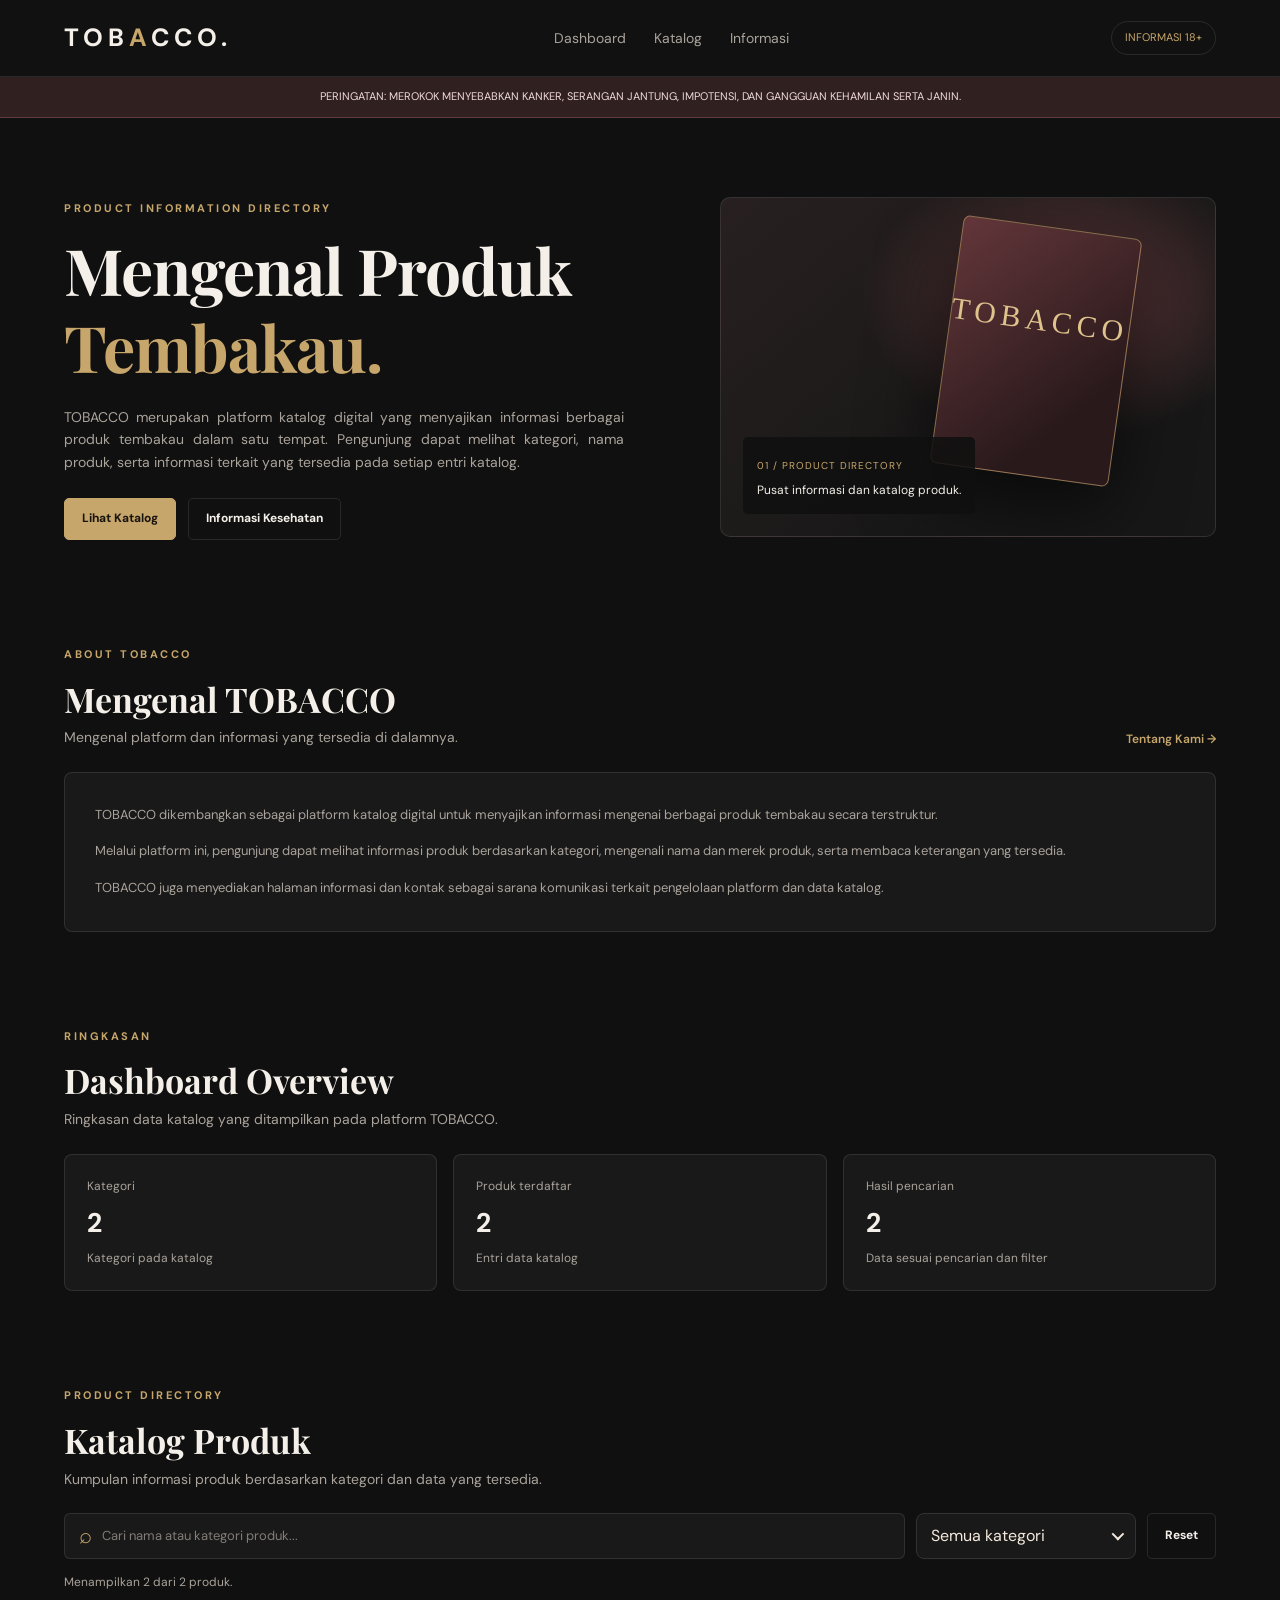
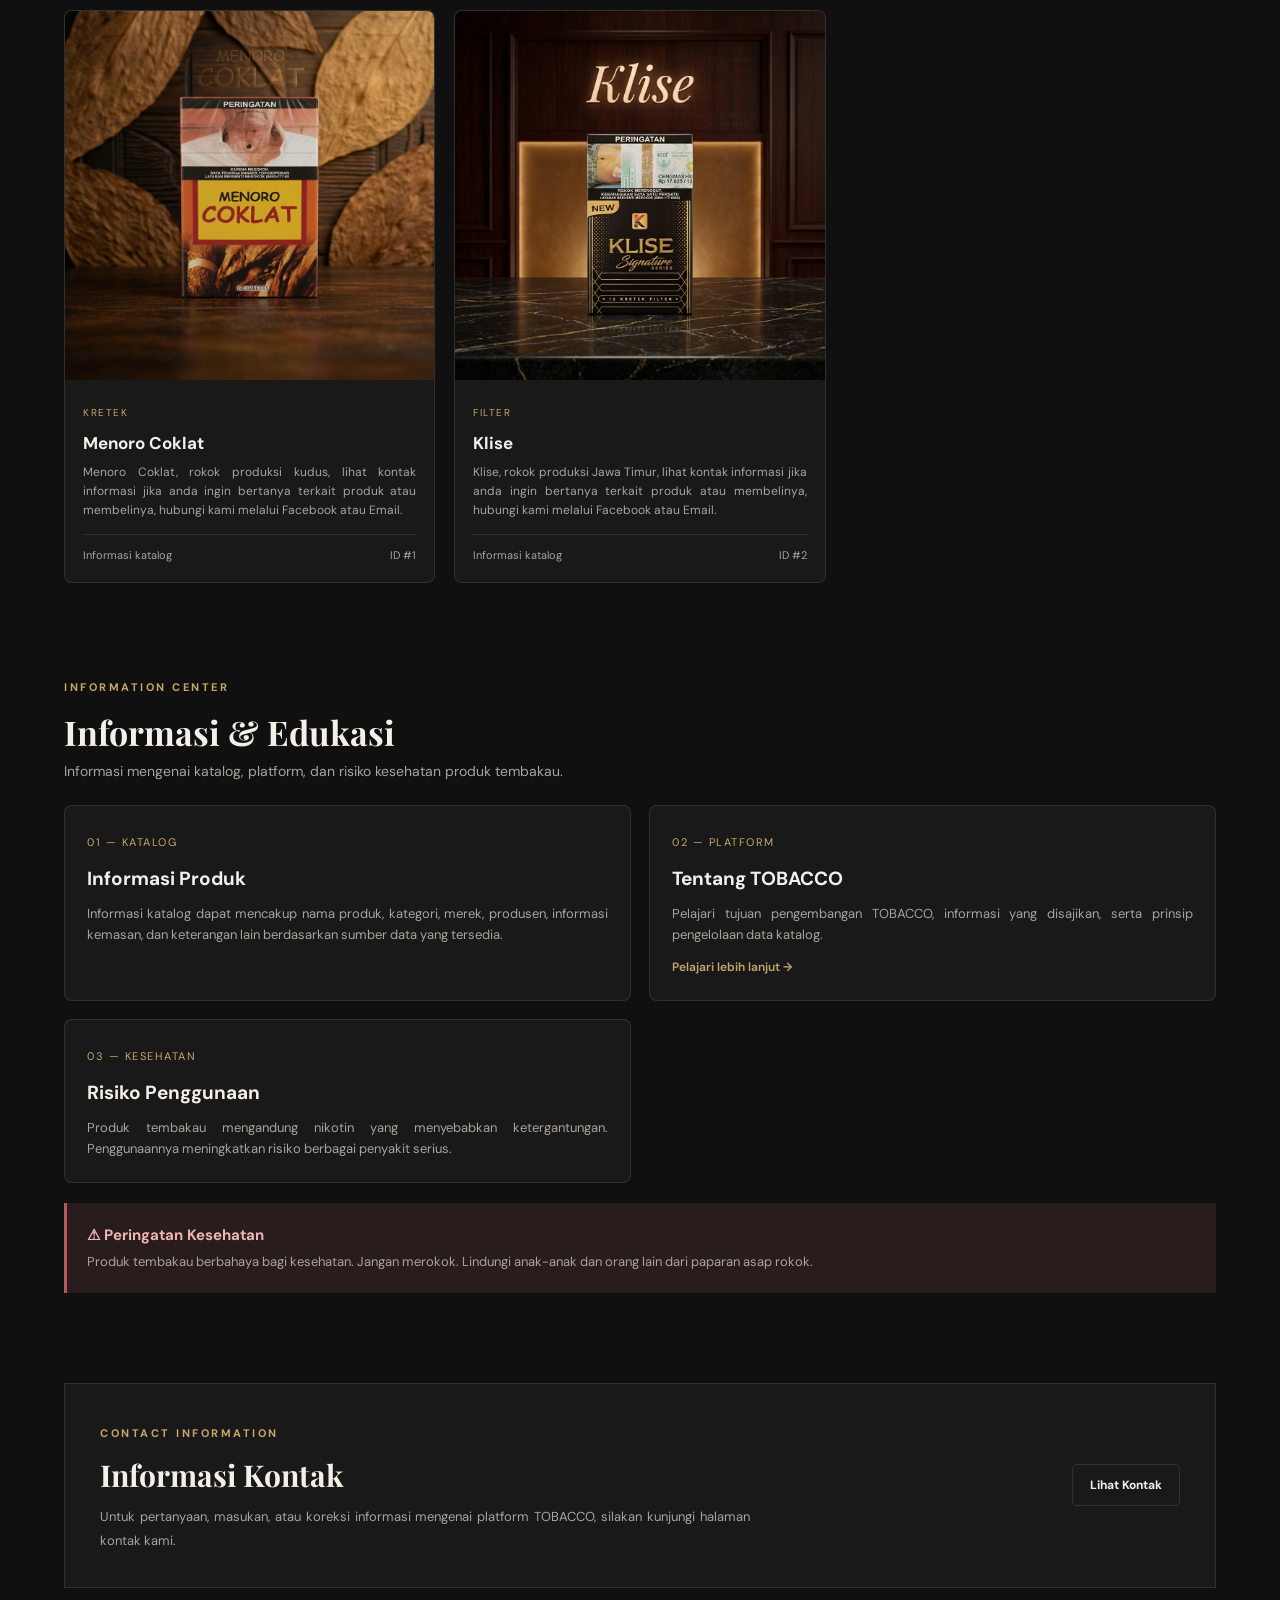
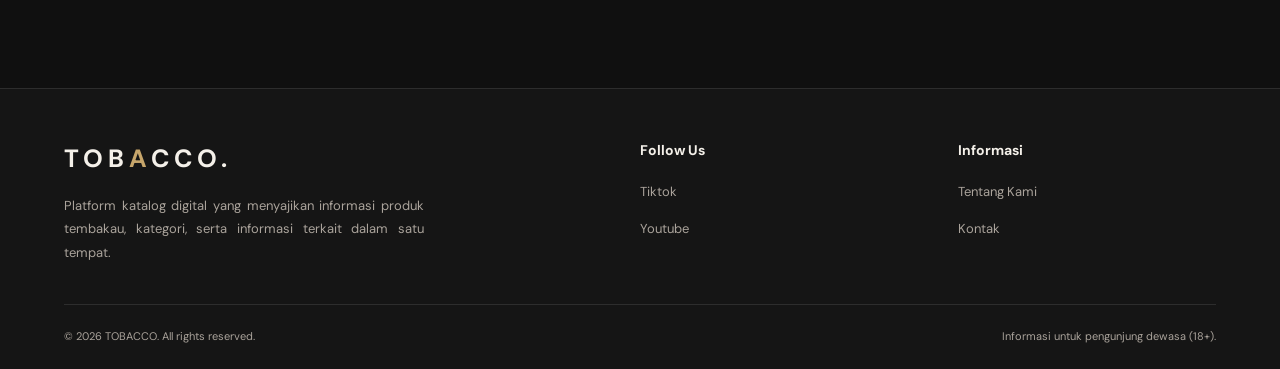
<file: index.html>
<!doctype html>
<html lang="id">
  <head>
    <meta charset="UTF-8" />
    <meta name="viewport" content="width=device-width, initial-scale=1.0" />
    <meta
      name="description"
      content="TOBACCO merupakan platform katalog digital yang menyajikan informasi produk tembakau dan informasi kesehatan."
    />
    <title>TOBACCO — Katalog Informasi</title>

    <link rel="preconnect" href="https://fonts.googleapis.com" />
    <link rel="preconnect" href="https://fonts.gstatic.com" crossorigin />
    <link
      href="https://fonts.googleapis.com/css2?family=DM+Sans:wght@400;500;600;700&family=Playfair+Display:wght@600;700&display=swap"
      rel="stylesheet"
    />

    <link rel="icon" type="image/png" href="/Favicon.png" />
    <link rel="stylesheet" href="css/index.css" />
    <script src="js/app.js" defer></script>

    <script type="application/ld+json">
      {
        "@context": "https://schema.org",
        "@type": "Organization",
        "name": "Indonesian Tobacco",
        "url": "https://indonesian-tobacco.vercel.app/",
        "logo": "https://domain-website-anda.vercel.app/favicon.png"
      }
    </script>
  </head>

  <body>
    <!-- HEADER -->
    <header class="site-header">
      <div class="container nav">
        <a class="brand" href="index.html">TOB<span>A</span>CCO.</a>

        <nav class="nav-links" id="mainNav" aria-label="Navigasi utama">
          <a href="#dashboard">Dashboard</a>
          <a href="#produk">Katalog</a>
          <a href="#informasi">Informasi</a>
        </nav>

        <span class="age-label">INFORMASI 18+</span>

        <button
          class="menu-toggle"
          id="menuToggle"
          type="button"
          aria-label="Buka menu navigasi"
          aria-expanded="false"
          aria-controls="mainNav"
        >
          <span></span>
          <span></span>
          <span></span>
        </button>
      </div>
    </header>

    <!-- HEALTH NOTICE -->
    <div class="health-strip">
      PERINGATAN: MEROKOK MENYEBABKAN KANKER, SERANGAN JANTUNG, IMPOTENSI, DAN
      GANGGUAN KEHAMILAN SERTA JANIN.
    </div>

    <main>
      <!-- HERO -->
      <section class="container hero" id="dashboard">
        <div class="hero-copy">
          <span class="eyebrow"> PRODUCT INFORMATION DIRECTORY </span>

          <h1>
            Mengenal Produk
            <span>Tembakau.</span>
          </h1>

          <p>
            TOBACCO merupakan platform katalog digital yang menyajikan informasi
            berbagai produk tembakau dalam satu tempat. Pengunjung dapat melihat
            kategori, nama produk, serta informasi terkait yang tersedia pada
            setiap entri katalog.
          </p>

          <div class="hero-actions">
            <a class="button button-primary" href="#produk"> Lihat Katalog </a>

            <a class="button button-outline" href="#informasi">
              Informasi Kesehatan
            </a>
          </div>
        </div>

        <div class="hero-panel" aria-label="Panel informasi katalog">
          <div class="hero-caption">
            <span>01 / PRODUCT DIRECTORY</span>

            <p>Pusat informasi dan katalog produk.</p>
          </div>
        </div>
      </section>

      <!-- PLATFORM INTRODUCTION -->
      <section class="container section" id="tentang">
        <div class="section-heading">
          <div>
            <span class="eyebrow">ABOUT TOBACCO</span>

            <h2>Mengenal TOBACCO</h2>

            <p>Mengenal platform dan informasi yang tersedia di dalamnya.</p>
          </div>

          <a href="about.html" class="text-link"> Tentang Kami → </a>
        </div>

        <div class="info-card">
          <p>
            TOBACCO dikembangkan sebagai platform katalog digital untuk
            menyajikan informasi mengenai berbagai produk tembakau secara
            terstruktur.
          </p>

          <p>
            Melalui platform ini, pengunjung dapat melihat informasi produk
            berdasarkan kategori, mengenali nama dan merek produk, serta membaca
            keterangan yang tersedia.
          </p>

          <p>
            TOBACCO juga menyediakan halaman informasi dan kontak sebagai sarana
            komunikasi terkait pengelolaan platform dan data katalog.
          </p>
        </div>
      </section>

      <!-- DASHBOARD OVERVIEW -->
      <section class="container section" aria-labelledby="overview-title">
        <div class="section-heading">
          <div>
            <span class="eyebrow">RINGKASAN</span>

            <h2 id="overview-title">Dashboard Overview</h2>

            <p>
              Ringkasan data katalog yang ditampilkan pada platform TOBACCO.
            </p>
          </div>
        </div>

        <div class="stats-grid">
          <article class="stat-card">
            <span>Kategori</span>
            <strong id="categoryCount">0</strong>
            <small>Kategori pada katalog</small>
          </article>

          <article class="stat-card">
            <span>Produk terdaftar</span>
            <strong id="productCount">0</strong>
            <small>Entri data katalog</small>
          </article>

          <article class="stat-card">
            <span>Hasil pencarian</span>
            <strong id="resultCount">0</strong>
            <small>Data sesuai pencarian dan filter</small>
          </article>
        </div>
      </section>

      <!-- PRODUCT CATALOG -->
      <section class="container section" id="produk">
        <div class="section-heading">
          <div>
            <span class="eyebrow">PRODUCT DIRECTORY</span>

            <h2>Katalog Produk</h2>

            <p>
              Kumpulan informasi produk berdasarkan kategori dan data yang
              tersedia.
            </p>
          </div>
        </div>

        <div class="catalog-tools">
          <label class="search-box">
            <span class="sr-only"> Cari produk </span>

            <span class="search-icon" aria-hidden="true"> ⌕ </span>

            <input
              id="searchInput"
              type="search"
              placeholder="Cari nama atau kategori produk..."
              autocomplete="off"
            />
          </label>

          <!-- CATEGORY FILTER -->
          <div class="category-picker" id="categoryPicker">
            <span class="sr-only" id="categoryFilterLabel">
              Filter kategori
            </span>

            <!--
                        Select asli dipertahankan agar tetap
                        kompatibel dengan js/app.js.
                    -->
            <select
              id="categoryFilter"
              class="category-native-select"
              aria-hidden="true"
              tabindex="-1"
            >
              <option value="all">Semua kategori</option>
              <option value="Kretek">Kretek</option>
              <option value="Filter">Filter</option>
              <!-- <option value="Linting">Linting</option> -->
            </select>

            <!-- Tombol dropdown -->
            <button
              class="category-toggle"
              id="categoryToggle"
              type="button"
              aria-labelledby="categoryFilterLabel categorySelectedText"
              aria-haspopup="listbox"
              aria-expanded="false"
            >
              <span id="categorySelectedText"> Semua kategori </span>

              <span class="category-chevron" aria-hidden="true"></span>
            </button>

            <!-- Pilihan kategori -->
            <div
              class="category-menu"
              id="categoryMenu"
              role="listbox"
              aria-label="Pilih kategori"
              hidden
            >
              <button
                class="category-option is-selected"
                type="button"
                role="option"
                aria-selected="true"
                data-value="all"
              >
                Semua kategori
              </button>

              <button
                class="category-option"
                type="button"
                role="option"
                aria-selected="false"
                data-value="Kretek"
              >
                Kretek
              </button>

              <button
                class="category-option"
                type="button"
                role="option"
                aria-selected="false"
                data-value="Filter"
              >
                Filter
              </button>

              <!-- <button
                            class="category-option"
                            type="button"
                            role="option"
                            aria-selected="false"
                            data-value="Linting"
                        >
                            Linting
                        </button> -->
            </div>
          </div>

          <!-- RESET FILTER -->
          <button
            class="button button-outline reset-button"
            id="resetFilters"
            type="button"
          >
            Reset
          </button>
        </div>

        <p class="result-summary" id="resultSummary" aria-live="polite"></p>

        <div class="product-grid" id="productGrid">
          <!-- Kartu produk dibuat oleh js/app.js -->
        </div>

        <div class="empty-state" id="emptyState" hidden>
          <h3>Produk tidak ditemukan</h3>

          <p>Coba gunakan kata kunci atau kategori yang berbeda.</p>
        </div>
      </section>

      <!-- INFORMATION CENTER -->
      <section class="container section" id="informasi">
        <div class="section-heading">
          <div>
            <span class="eyebrow">INFORMATION CENTER</span>

            <h2>Informasi & Edukasi</h2>

            <p>
              Informasi mengenai katalog, platform, dan risiko kesehatan produk
              tembakau.
            </p>
          </div>
        </div>

        <div class="info-grid">
          <article class="info-card">
            <span class="info-number"> 01 — KATALOG </span>

            <h3>Informasi Produk</h3>

            <p>
              Informasi katalog dapat mencakup nama produk, kategori, merek,
              produsen, informasi kemasan, dan keterangan lain berdasarkan
              sumber data yang tersedia.
            </p>
          </article>

          <article class="info-card">
            <span class="info-number"> 02 — PLATFORM </span>

            <h3>Tentang TOBACCO</h3>

            <p>
              Pelajari tujuan pengembangan TOBACCO, informasi yang disajikan,
              serta prinsip pengelolaan data katalog.
            </p>

            <a href="about.html" class="text-link"> Pelajari lebih lanjut → </a>
          </article>

          <article class="info-card">
            <span class="info-number"> 03 — KESEHATAN </span>

            <h3>Risiko Penggunaan</h3>

            <p>
              Produk tembakau mengandung nikotin yang menyebabkan
              ketergantungan. Penggunaannya meningkatkan risiko berbagai
              penyakit serius.
            </p>
          </article>
        </div>

        <!-- HEALTH WARNING -->
        <aside class="health-warning">
          <h3>⚠ Peringatan Kesehatan</h3>

          <p>
            Produk tembakau berbahaya bagi kesehatan. Jangan merokok. Lindungi
            anak-anak dan orang lain dari paparan asap rokok.
          </p>
        </aside>
      </section>

      <!-- CONTACT INFORMATION -->
      <section class="container section">
        <div class="contact-preview">
          <div>
            <span class="eyebrow"> CONTACT INFORMATION </span>

            <h2>Informasi Kontak</h2>

            <p>
              Untuk pertanyaan, masukan, atau koreksi informasi mengenai
              platform TOBACCO, silakan kunjungi halaman kontak kami.
            </p>
          </div>

          <a href="contact.html" class="button button-outline">
            Lihat Kontak
          </a>
        </div>
      </section>
    </main>

    <!-- FOOTER -->
    <footer class="site-footer">
      <div class="container">
        <div class="footer-content">
          <!-- BRAND -->
          <div class="footer-brand">
            <a href="index.html" class="brand"> TOB<span>A</span>CCO. </a>

            <p>
              Platform katalog digital yang menyajikan informasi produk
              tembakau, kategori, serta informasi terkait dalam satu tempat.
            </p>
          </div>

          <!-- CONTACT -->
          <div class="footer-column">
            <h3>Follow Us</h3>

            <ul>
              <li>
                <a
                  href="https://www.tiktok.com/"
                  target="_blank"
                  rel="noopener noreferrer"
                >
                  Tiktok
                </a>
              </li>

              <li>
                <a
                  href="https://youtube.com/"
                  target="_blank"
                  rel="noopener noreferrer"
                >
                  Youtube
                </a>
              </li>
            </ul>
          </div>

          <!-- INFORMATION -->
          <div class="footer-column">
            <h3>Informasi</h3>

            <ul>
              <li>
                <a href="about.html"> Tentang Kami </a>
              </li>

              <li>
                <a href="contact.html"> Kontak </a>
              </li>
            </ul>
          </div>
        </div>

        <div class="footer-bottom">
          <p>© 2026 TOBACCO. All rights reserved.</p>

          <p>Informasi untuk pengunjung dewasa (18+).</p>
        </div>
      </div>
    </footer>

    <script>
      /* =====================================
       1. CATEGORY DROPDOWN
    ===================================== */
      (() => {
        const picker = document.getElementById("categoryPicker");
        const toggle = document.getElementById("categoryToggle");
        const menu = document.getElementById("categoryMenu");
        const nativeSelect = document.getElementById("categoryFilter");
        const selectedText = document.getElementById("categorySelectedText");
        if (!picker || !toggle || !menu || !nativeSelect || !selectedText)
          return;
        const options = Array.from(menu.querySelectorAll(".category-option"));

        function closeMenu() {
          menu.hidden = true;
          toggle.setAttribute("aria-expanded", "false");
        }
        function openMenu() {
          menu.hidden = false;
          toggle.setAttribute("aria-expanded", "true");
        }
        function syncSelection() {
          const selected = nativeSelect.options[nativeSelect.selectedIndex];
          selectedText.textContent = selected
            ? selected.textContent.trim()
            : "Semua kategori";
          options.forEach((option) => {
            const active = option.dataset.value === nativeSelect.value;
            option.classList.toggle("is-selected", active);
            option.setAttribute("aria-selected", String(active));
          });
        }
        toggle.addEventListener("click", () =>
          menu.hidden ? openMenu() : closeMenu(),
        );
        options.forEach((option) =>
          option.addEventListener("click", () => {
            nativeSelect.value = option.dataset.value;
            nativeSelect.dispatchEvent(new Event("change", { bubbles: true }));
            syncSelection();
            closeMenu();
            toggle.focus();
          }),
        );
        document.addEventListener("click", (event) => {
          if (!picker.contains(event.target)) closeMenu();
        });
        document.addEventListener("keydown", (event) => {
          if (event.key === "Escape" && !menu.hidden) {
            closeMenu();
            toggle.focus();
          }
        });
        nativeSelect.addEventListener("change", syncSelection);
        syncSelection();

        /* =====================================
       2. MOBILE HAMBURGER NAVIGATION
    ===================================== */

        const menuToggle = document.getElementById("menuToggle");
        const mainNav = document.getElementById("mainNav");

        if (menuToggle && mainNav) {
          function closeNavMenu() {
            menuToggle.classList.remove("active");
            mainNav.classList.remove("active");

            menuToggle.setAttribute("aria-expanded", "false");
            menuToggle.setAttribute("aria-label", "Buka menu navigasi");
          }

          function openNavMenu() {
            menuToggle.classList.add("active");
            mainNav.classList.add("active");

            menuToggle.setAttribute("aria-expanded", "true");
            menuToggle.setAttribute("aria-label", "Tutup menu navigasi");
          }

          menuToggle.addEventListener("click", () => {
            const isOpen = menuToggle.classList.contains("active");

            if (isOpen) {
              closeNavMenu();
            } else {
              openNavMenu();
            }
          });

          // Tutup menu ketika mengeklik area di luar navigasi
          document.addEventListener("click", (event) => {
            if (
              !menuToggle.contains(event.target) &&
              !mainNav.contains(event.target)
            ) {
              closeNavMenu();
            }
          });

          // Tutup menu menggunakan tombol Escape
          document.addEventListener("keydown", (event) => {
            if (event.key === "Escape") {
              closeNavMenu();
            }
          });

          // Tutup menu setelah memilih navigasi
          mainNav.querySelectorAll("a").forEach((link) => {
            link.addEventListener("click", closeNavMenu);
          });

          // Reset kondisi menu ketika kembali ke desktop
          window.addEventListener("resize", () => {
            if (window.innerWidth > 560) {
              closeNavMenu();
            }
          });
        }
      })();
    </script>
  </body>
</html>
</file>
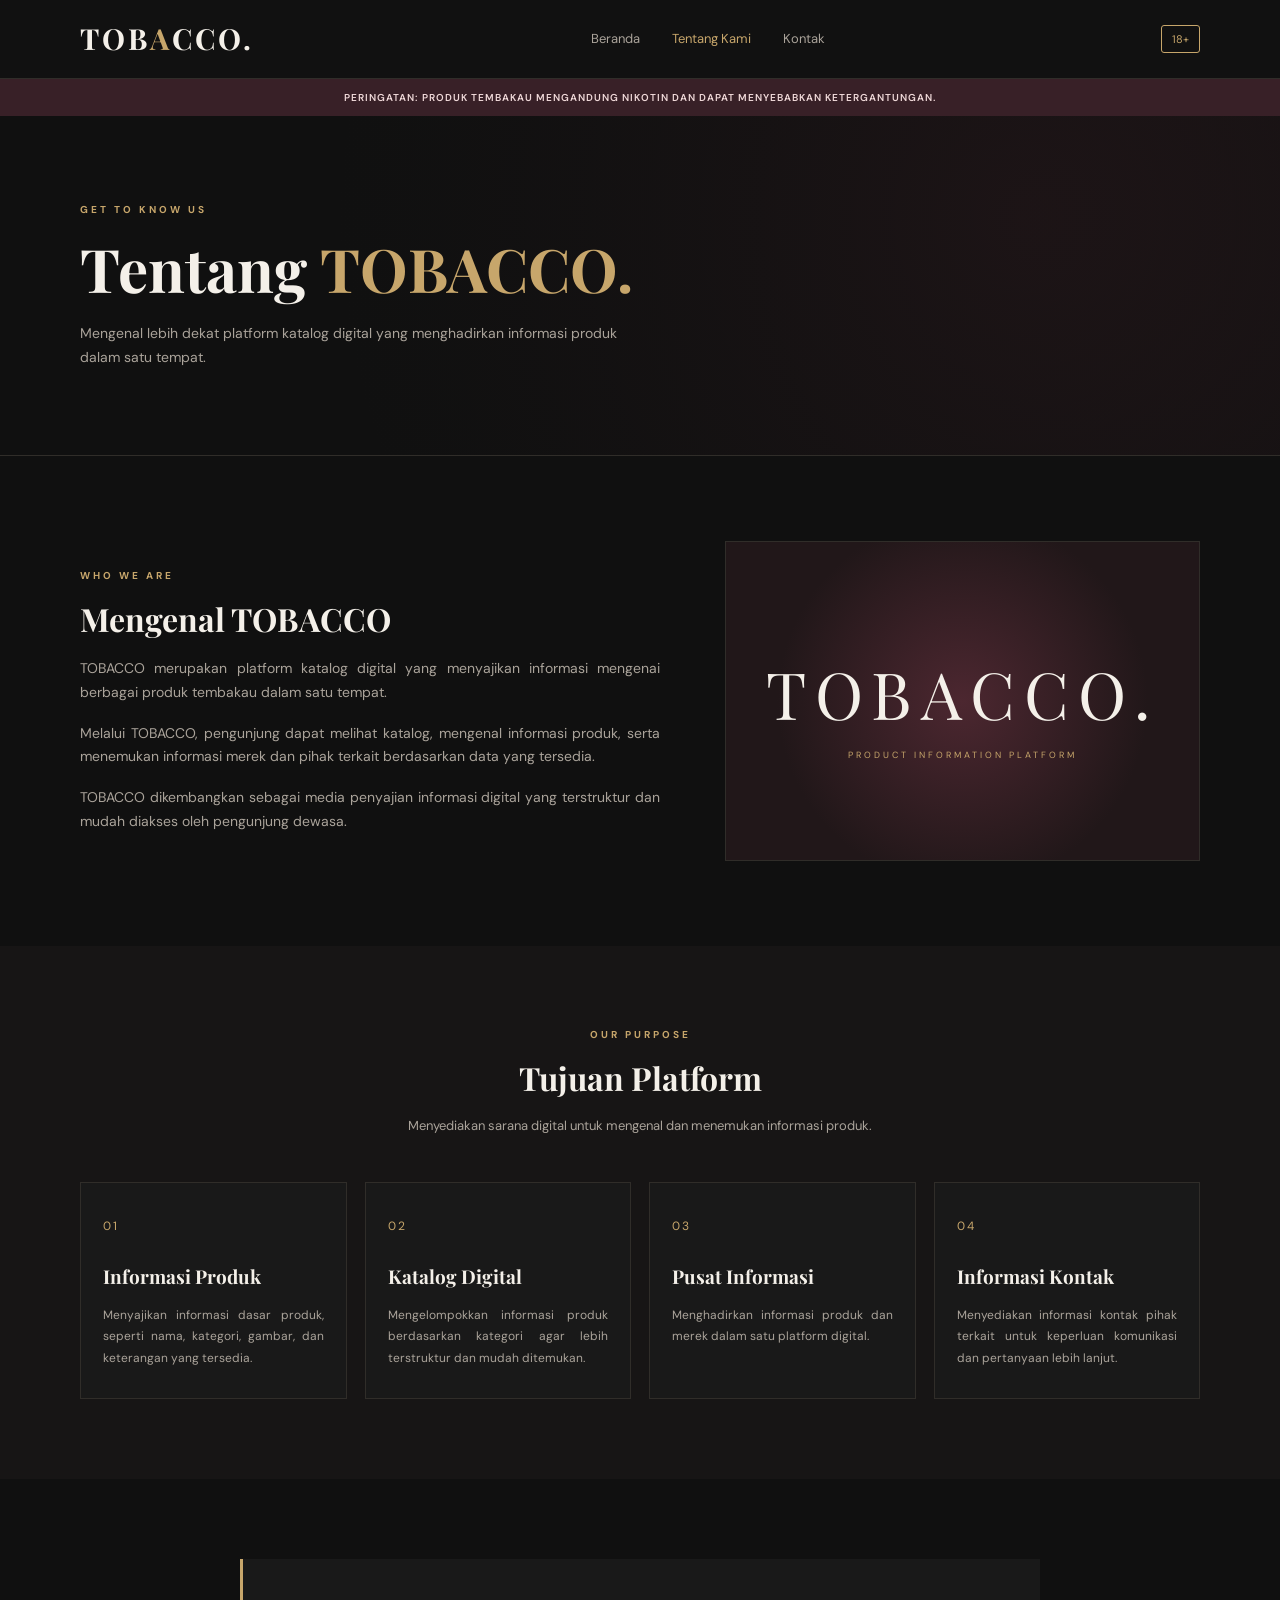
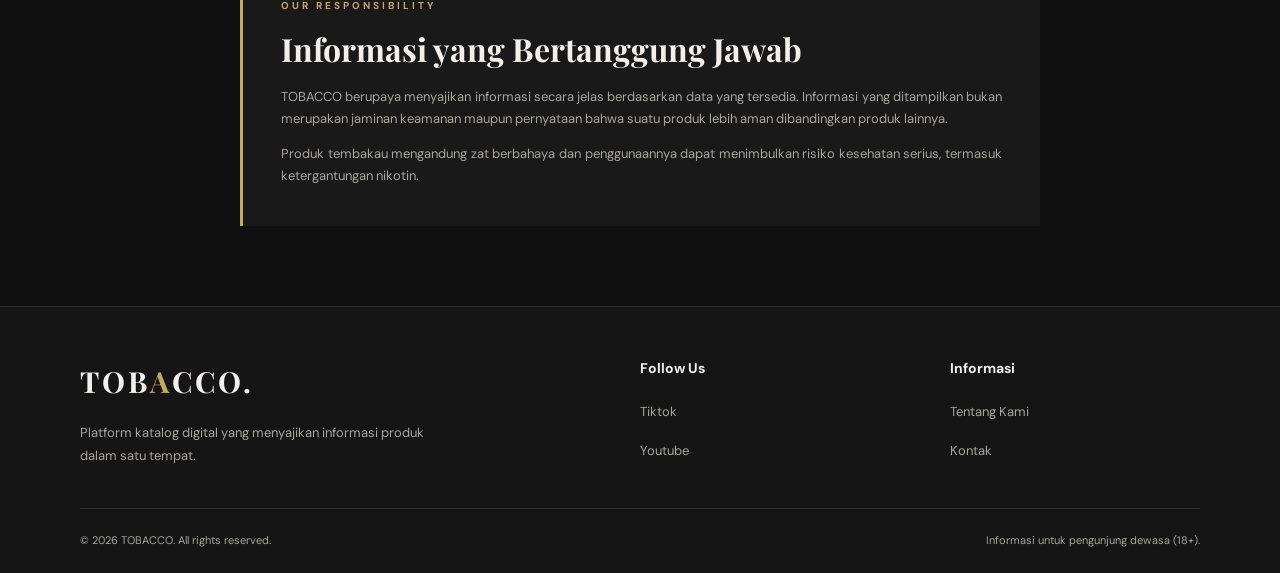
<file: about.html>
<!doctype html>
<html lang="id">
  <head>
    <meta charset="UTF-8" />
    <meta name="viewport" content="width=device-width, initial-scale=1.0" />
    <meta
      name="description"
      content="Mengenal NOIR, platform katalog digital yang menyajikan informasi produk tembakau."
    />
    <title>Tentang Kami | TOBACCO</title>
    <link rel="stylesheet" href="css/pages.css" />
  </head>
  <body>
    <!-- HEADER -->
    <header class="site-header">
      <div class="container header-content">
        <!-- BRAND -->
        <a href="index.html" class="brand"> TOB<span>A</span>CCO. </a>

        <!-- NAVIGATION -->
        <nav class="main-nav" id="mainNav">
          <a href="index.html">Beranda</a>
          <a href="about.html" class="active">Tentang Kami</a>
          <a href="contact.html">Kontak</a>
        </nav>

        <!-- AGE LABEL -->
        <span class="age-label">18+</span>

        <!-- MOBILE MENU BUTTON -->
        <button
          class="menu-toggle"
          id="menuToggle"
          type="button"
          aria-label="Buka menu navigasi"
          aria-expanded="false"
          aria-controls="mainNav"
        >
          <span></span>
          <span></span>
          <span></span>
        </button>
      </div>
    </header>

    <main>
      <section class="health-notice">
        <div class="container">
          <p>
            PERINGATAN: PRODUK TEMBAKAU MENGANDUNG NIKOTIN DAN DAPAT MENYEBABKAN
            KETERGANTUNGAN.
          </p>
        </div>
      </section>

      <section class="page-hero">
        <div class="container">
          <span class="eyebrow">GET TO KNOW US</span>
          <h1>Tentang <span>TOBACCO.</span></h1>
          <p>
            Mengenal lebih dekat platform katalog digital yang menghadirkan
            informasi produk dalam satu tempat.
          </p>
        </div>
      </section>

      <section class="about-section container">
        <div class="about-intro">
          <div class="section-heading">
            <span class="eyebrow">WHO WE ARE</span>
            <h2>Mengenal TOBACCO</h2>
          </div>

          <p>
            TOBACCO merupakan platform katalog digital yang menyajikan informasi
            mengenai berbagai produk tembakau dalam satu tempat.
          </p>

          <p>
            Melalui TOBACCO, pengunjung dapat melihat katalog, mengenal
            informasi produk, serta menemukan informasi merek dan pihak terkait
            berdasarkan data yang tersedia.
          </p>

          <p>
            TOBACCO dikembangkan sebagai media penyajian informasi digital yang
            terstruktur dan mudah diakses oleh pengunjung dewasa.
          </p>
        </div>

        <div class="about-image">
          <div class="image-placeholder">
            <span>TOBACCO.</span>
            <small>PRODUCT INFORMATION PLATFORM</small>
          </div>
        </div>
      </section>

      <section class="purpose-section">
        <div class="container">
          <div class="section-heading center">
            <span class="eyebrow">OUR PURPOSE</span>
            <h2>Tujuan Platform</h2>
            <p>
              Menyediakan sarana digital untuk mengenal dan menemukan informasi
              produk.
            </p>
          </div>

          <div class="purpose-grid">
            <article class="purpose-card">
              <span class="card-number">01</span>
              <h3>Informasi Produk</h3>
              <p>
                Menyajikan informasi dasar produk, seperti nama, kategori,
                gambar, dan keterangan yang tersedia.
              </p>
            </article>

            <article class="purpose-card">
              <span class="card-number">02</span>
              <h3>Katalog Digital</h3>
              <p>
                Mengelompokkan informasi produk berdasarkan kategori agar lebih
                terstruktur dan mudah ditemukan.
              </p>
            </article>

            <article class="purpose-card">
              <span class="card-number">03</span>
              <h3>Pusat Informasi</h3>
              <p>
                Menghadirkan informasi produk dan merek dalam satu platform
                digital.
              </p>
            </article>

            <article class="purpose-card">
              <span class="card-number">04</span>
              <h3>Informasi Kontak</h3>
              <p>
                Menyediakan informasi kontak pihak terkait untuk keperluan
                komunikasi dan pertanyaan lebih lanjut.
              </p>
            </article>
          </div>
        </div>
      </section>

      <section class="responsibility-section container">
        <div class="responsibility-content">
          <span class="eyebrow">OUR RESPONSIBILITY</span>
          <h2>Informasi yang Bertanggung Jawab</h2>
          <p>
            TOBACCO berupaya menyajikan informasi secara jelas berdasarkan data
            yang tersedia. Informasi yang ditampilkan bukan merupakan jaminan
            keamanan maupun pernyataan bahwa suatu produk lebih aman
            dibandingkan produk lainnya.
          </p>
          <p>
            Produk tembakau mengandung zat berbahaya dan penggunaannya dapat
            menimbulkan risiko kesehatan serius, termasuk ketergantungan
            nikotin.
          </p>
        </div>
      </section>
    </main>

    <footer class="site-footer">
      <div class="container">
        <div class="footer-content">
          <div class="footer-brand">
            <a href="index.html" class="brand">TOB<span>A</span>CCO.</a>
            <p>
              Platform katalog digital yang menyajikan informasi produk dalam
              satu tempat.
            </p>
          </div>

          <div class="footer-column">
            <h3>Follow Us</h3>
            <ul>
              <li><a href="https://www.tiktok.com//">Tiktok</a></li>
              <li><a href="https://youtube.com/">Youtube</a></li>
            </ul>
          </div>

          <div class="footer-column">
            <h3>Informasi</h3>
            <ul>
              <li><a href="about.html">Tentang Kami</a></li>
              <li><a href="contact.html">Kontak</a></li>
            </ul>
          </div>
        </div>

        <div class="footer-bottom">
          <p>&copy; 2026 TOBACCO. All rights reserved.</p>
          <p>Informasi untuk pengunjung dewasa (18+).</p>
        </div>
      </div>
    </footer>

    <script>
      const menuToggle = document.getElementById("menuToggle");
      const mainNav = document.getElementById("mainNav");

      function closeMenu() {
        menuToggle.classList.remove("active");
        mainNav.classList.remove("active");

        menuToggle.setAttribute("aria-expanded", "false");
        menuToggle.setAttribute("aria-label", "Buka menu navigasi");
      }

      function openMenu() {
        menuToggle.classList.add("active");
        mainNav.classList.add("active");

        menuToggle.setAttribute("aria-expanded", "true");
        menuToggle.setAttribute("aria-label", "Tutup menu navigasi");
      }

      menuToggle.addEventListener("click", () => {
        const isOpen = menuToggle.classList.contains("active");

        if (isOpen) {
          closeMenu();
        } else {
          openMenu();
        }
      });

      // Menutup menu ketika mengklik area di luar navigasi
      document.addEventListener("click", (event) => {
        if (
          !menuToggle.contains(event.target) &&
          !mainNav.contains(event.target)
        ) {
          closeMenu();
        }
      });

      // Menutup menu dengan tombol Escape
      document.addEventListener("keydown", (event) => {
        if (event.key === "Escape") {
          closeMenu();
        }
      });

      // Menutup menu ketika berpindah ke ukuran desktop
      window.addEventListener("resize", () => {
        if (window.innerWidth > 560) {
          closeMenu();
        }
      });
    </script>
  </body>
</html>
</file>
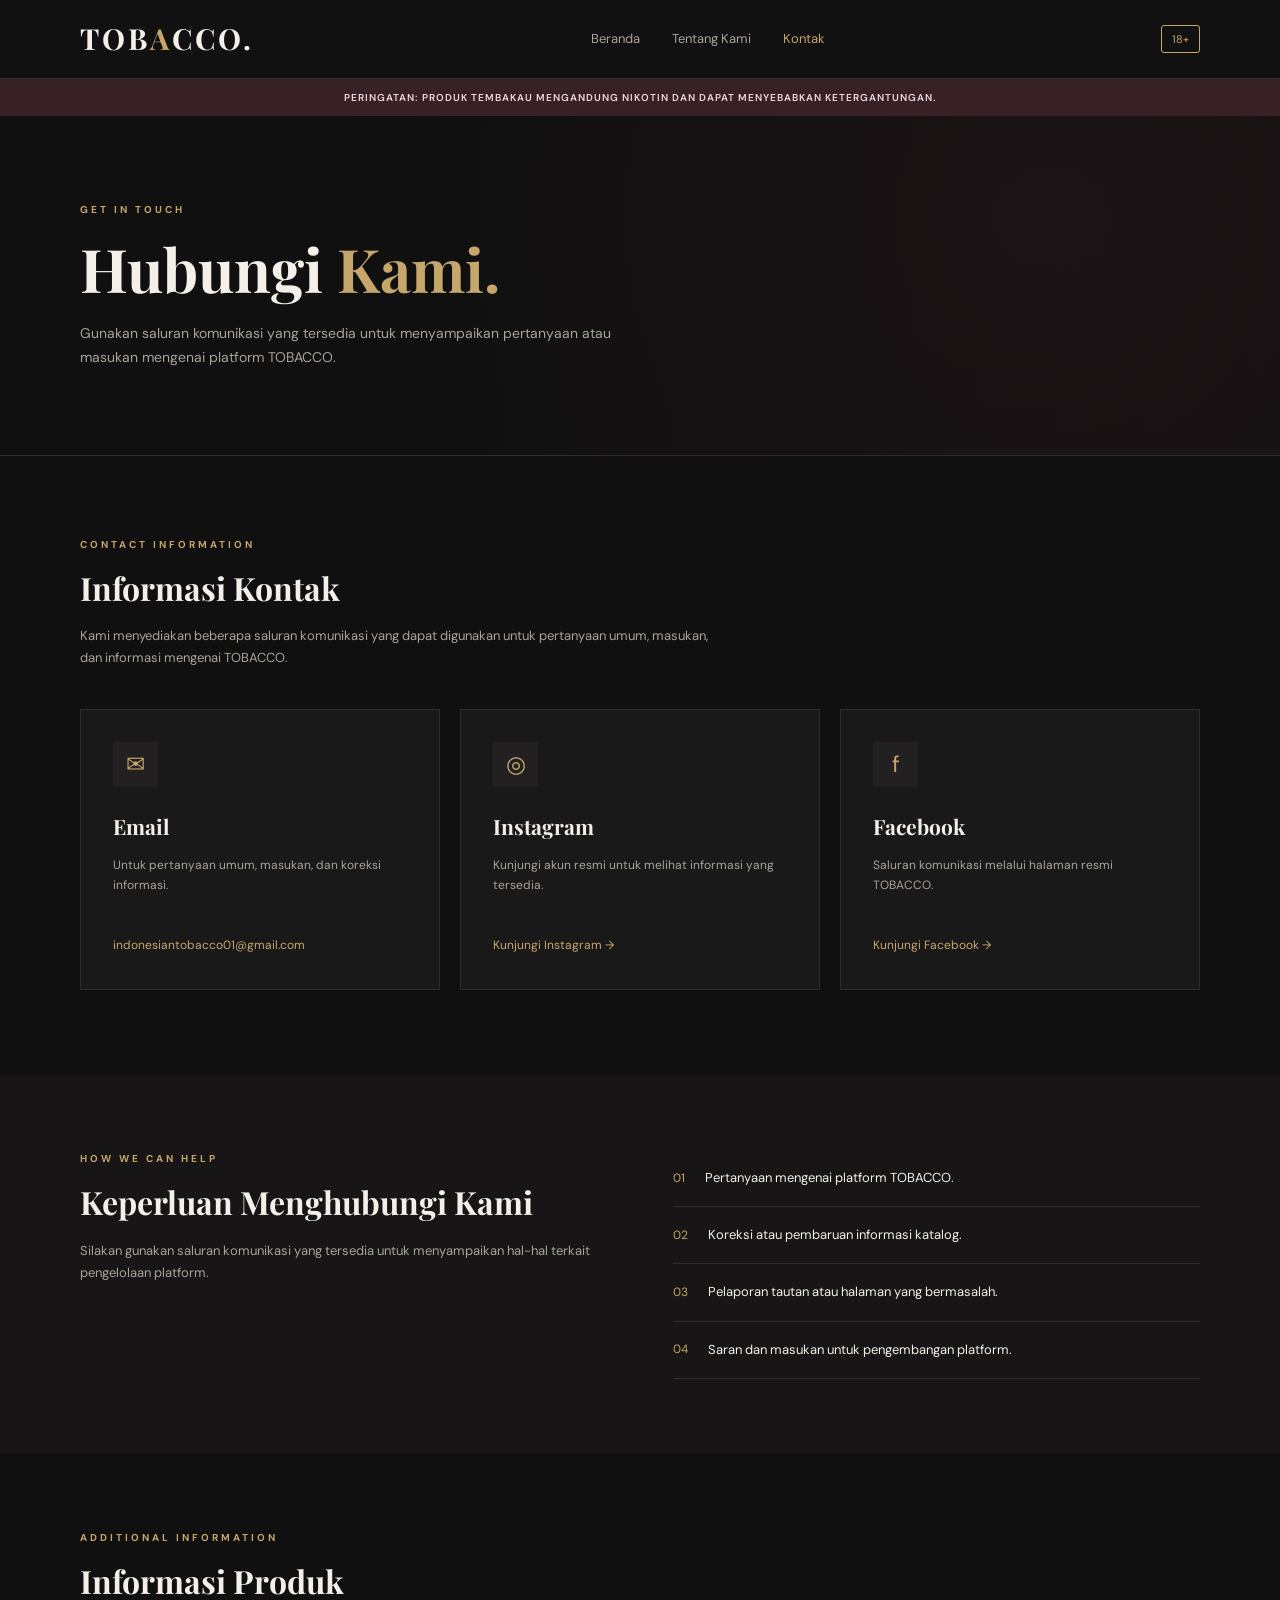
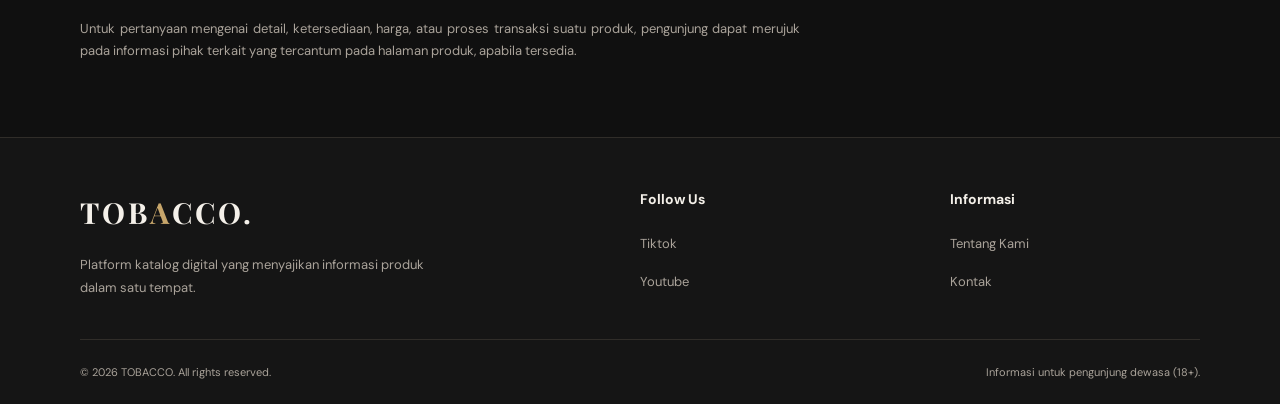
<file: contact.html>
<!doctype html>
  <head>
    <meta charset="UTF-8" />
    <meta name="viewport" content="width=device-width, initial-scale=1.0" />
    <meta
      name="description"
      content="Halaman kontak NOIR untuk pertanyaan dan masukan mengenai platform."
    />
    <title>Kontak | TOBACCO</title>
    <link rel="stylesheet" href="css/pages.css" />
  </head>
    <!-- HEADER -->
    <header class="site-header">
      <div class="container header-content">
        <!-- BRAND -->
        <a href="index.html" class="brand"> TOB<span>A</span>CCO. </a>

        <!-- NAVIGATION -->
        <nav class="main-nav" id="mainNav">
          <a href="index.html">Beranda</a>
          <a href="about.html">Tentang Kami</a>
          <a href="contact.html" class="active">Kontak</a>
        </nav>

        <!-- AGE LABEL -->
        <span class="age-label">18+</span>

        <!-- MOBILE MENU BUTTON -->
        <button
          class="menu-toggle"
          id="menuToggle"
          type="button"
          aria-label="Buka menu navigasi"
          aria-expanded="false"
          aria-controls="mainNav"
        >
          <span></span>
          <span></span>
          <span></span>
        </button>
      </div>
    </header>

    <main>
      <section class="health-notice">
        <div class="container">
          <p>
            PERINGATAN: PRODUK TEMBAKAU MENGANDUNG NIKOTIN DAN DAPAT MENYEBABKAN
            KETERGANTUNGAN.
          </p>
        </div>
      </section>

      <section class="page-hero">
        <div class="container">
          <span class="eyebrow">GET IN TOUCH</span>
          <h1>Hubungi <span>Kami.</span></h1>
          <p>
            Gunakan saluran komunikasi yang tersedia untuk menyampaikan
            pertanyaan atau masukan mengenai platform TOBACCO.
          </p>
        </div>
      </section>

      <section class="contact-section container">
        <div class="contact-intro">
          <span class="eyebrow">CONTACT INFORMATION</span>
          <h2>Informasi Kontak</h2>
          <p>
            Kami menyediakan beberapa saluran komunikasi yang dapat digunakan
            untuk pertanyaan umum, masukan, dan informasi mengenai TOBACCO.
          </p>
        </div>

        <div class="contact-grid">
          <article class="contact-card">
            <div class="contact-icon">✉</div>
            <h3>Email</h3>
            <p>Untuk pertanyaan umum, masukan, dan koreksi informasi.</p>
            <a href="mailto:indonesiantobacco01@gmail.com"> indonesiantobacco01@gmail.com </a>
          </article>

          <article class="contact-card">
            <div class="contact-icon">◎</div>
            <h3>Instagram</h3>
            <p>Kunjungi akun resmi untuk melihat informasi yang tersedia.</p>
            <a
              href="https://instagram.com/"
              target="_blank"
              rel="noopener noreferrer"
            >
              Kunjungi Instagram →
            </a>
          </article>

          <article class="contact-card">
            <div class="contact-icon">f</div>
            <h3>Facebook</h3>
            <p>Saluran komunikasi melalui halaman resmi TOBACCO.</p>
            <a
              href="https://web.facebook.com/people/Ahmad-Suparto/pfbid02cLRo8ogYz826mg62UZKjkGhoCmcsZNHgnF6sATM3ceCrruSst5G9mAXzWs8KVaAdl/#"
              target="_blank"
              rel="noopener noreferrer"
            >
              Kunjungi Facebook →
            </a>
          </article>
        </div>
      </section>

      <section class="contact-purpose-section">
        <div class="container contact-purpose">
          <div>
            <span class="eyebrow">HOW WE CAN HELP</span>
            <h2>Keperluan Menghubungi Kami</h2>
            <p>
              Silakan gunakan saluran komunikasi yang tersedia untuk
              menyampaikan hal-hal terkait pengelolaan platform.
            </p>
          </div>

          <div class="contact-list">
            <div class="contact-list-item">
              <span>01</span>
              <p>Pertanyaan mengenai platform TOBACCO.</p>
            </div>

            <div class="contact-list-item">
              <span>02</span>
              <p>Koreksi atau pembaruan informasi katalog.</p>
            </div>

            <div class="contact-list-item">
              <span>03</span>
              <p>Pelaporan tautan atau halaman yang bermasalah.</p>
            </div>

            <div class="contact-list-item">
              <span>04</span>
              <p>Saran dan masukan untuk pengembangan platform.</p>
            </div>
          </div>
        </div>
      </section>

      <section class="contact-note container">
        <span class="eyebrow">ADDITIONAL INFORMATION</span>
        <h2>Informasi Produk</h2>
        <p>
          Untuk pertanyaan mengenai detail, ketersediaan, harga, atau proses
          transaksi suatu produk, pengunjung dapat merujuk pada informasi pihak
          terkait yang tercantum pada halaman produk, apabila tersedia.
        </p>
      </section>
    </main>

    <footer class="site-footer">
      <div class="container">
        <div class="footer-content">
          <div class="footer-brand">
            <a href="index.html" class="brand">TOB<span>A</span>CCO.</a>
            <p>
              Platform katalog digital yang menyajikan informasi produk dalam
              satu tempat.
            </p>
          </div>

          <div class="footer-column">
            <h3>Follow Us</h3>
            <ul>
              <li><a href="https://www.tiktok.com/">Tiktok</a></li>
              <li><a href="https://youtube.com/">Youtube</a></li>
            </ul>
          </div>

          <div class="footer-column">
            <h3>Informasi</h3>
            <ul>
              <li><a href="about.html">Tentang Kami</a></li>
              <li><a href="contact.html">Kontak</a></li>
            </ul>
          </div>
        </div>

        <div class="footer-bottom">
          <p>&copy; 2026 TOBACCO. All rights reserved.</p>
          <p>Informasi untuk pengunjung dewasa (18+).</p>
        </div>
      </div>
    </footer>
    
    <script>
        const menuToggle = document.getElementById("menuToggle");
        const mainNav = document.getElementById("mainNav");

        function closeMenu() {
            menuToggle.classList.remove("active");
            mainNav.classList.remove("active");

            menuToggle.setAttribute("aria-expanded", "false");
            menuToggle.setAttribute("aria-label", "Buka menu navigasi");
        }

        function openMenu() {
            menuToggle.classList.add("active");
            mainNav.classList.add("active");

            menuToggle.setAttribute("aria-expanded", "true");
            menuToggle.setAttribute("aria-label", "Tutup menu navigasi");
        }

        menuToggle.addEventListener("click", () => {
            const isOpen = menuToggle.classList.contains("active");

            if (isOpen) {
                closeMenu();
            } else {
                openMenu();
            }
        });

        // Menutup menu ketika mengklik area di luar navigasi
        document.addEventListener("click", (event) => {
            if (
                !menuToggle.contains(event.target) &&
                !mainNav.contains(event.target)
            ) {
                closeMenu();
            }
        });

        // Menutup menu dengan tombol Escape
        document.addEventListener("keydown", (event) => {
            if (event.key === "Escape") {
                closeMenu();
            }
        });

        // Menutup menu ketika berpindah ke ukuran desktop
        window.addEventListener("resize", () => {
            if (window.innerWidth > 560) {
                closeMenu();
            }
        });
    </script>
  </body>
</html>
</file>
<file: css/index.css>
@import url("https://fonts.googleapis.com/css2?family=DM+Sans:wght@400;500;600;700&family=Playfair+Display:wght@600;700&display=swap");


/* 1. DESIGN TOKENS & RESET */
:root {
  --bg: #101010;
  --panel: #191919;
  --panel-soft: #222222;
  --surface: var(--panel);
  --text: #f4f0e9;
  --muted: #aaa39b;
  --gold: #c7a66b;
  --red: #8f3038;
  --border: rgba(255, 255, 255, 0.1);

  --container-width: 1180px;
  --container-gutter: 90%;
  --header-height: 76px;
  --radius-sm: 5px;
  --radius-md: 8px;
  --radius-lg: 10px;
}

*,
*::before,
*::after {
  box-sizing: border-box;
  margin: 0;
  padding: 0;
}

html {
  scroll-behavior: smooth;
  scroll-padding-top: calc(var(--header-height) + 16px);
}

body {
  min-width: 320px;
  background: var(--bg);
  color: var(--text);
  font-family: "DM Sans", sans-serif;
  line-height: 1.6;
}

a {
  color: inherit;
  text-decoration: none;
}

button,
input,
select {
  font: inherit;
}

button {
  color: inherit;
}

.container {
  width: min(var(--container-width), var(--container-gutter));
  margin-inline: auto;
}

/* 2. GLOBAL LAYOUT */
.eyebrow {
  display: inline-block;
  margin-bottom: 15px;
  color: var(--gold);
  font-size: 11px;
  font-weight: 700;
  letter-spacing: 2.5px;
}

h1,
h2 {
  font-family: "Playfair Display", Georgia, serif;
  line-height: 1.2;
}

h1 {
  margin-bottom: 20px;
  font-size: clamp(38px, 5vw, 64px);
  letter-spacing: -1px;
}

h1 span {
  color: var(--gold);
}

.section {
  padding-block: 45px;
}

.section-heading {
  display: flex;
  align-items: end;
  justify-content: space-between;
  gap: 24px;
  margin-bottom: 23px;
}

.section-heading h2 {
  margin-bottom: 7px;
  font-size: clamp(26px, 3vw, 34px);
}

.section-heading p {
  max-width: 560px;
  color: var(--muted);
  font-size: 14px;
}

.text-link {
  display: inline-block;
  margin-top: 12px;
  color: var(--gold);
  font-size: 12px;
  font-weight: 600;
  transition: opacity 0.2s ease;
}

.text-link:hover {
  opacity: 0.75;
}

/* 3. HEADER & NAVIGATION */
.site-header {
  position: sticky;
  top: 0;
  z-index: 1000;
  width: 100%;
  background: #111111;
  border-bottom: 1px solid var(--border);
}

.nav {
  min-height: var(--header-height);
  display: flex;
  align-items: center;
  justify-content: space-between;
  gap: 24px;
}

.brand {
  flex-shrink: 0;
  font-size: 25px;
  font-weight: 700;
  letter-spacing: 5px;
}

.brand span {
  color: var(--gold);
}

.nav-links {
  display: flex;
  align-items: center;
  gap: 28px;
  color: var(--muted);
  font-size: 14px;
}

.nav-links a {
  transition: color 0.2s ease;
}

.nav-links a:hover {
  color: var(--gold);
}

.age-label {
  flex-shrink: 0;
  padding: 7px 13px;
  color: var(--gold);
  border: 1px solid var(--border);
  border-radius: 30px;
  font-size: 11px;
}

/* Hamburger button: hidden on desktop */
.menu-toggle {
  display: none;
  width: 40px;
  height: 40px;
  padding: 9px;
  flex-shrink: 0;
  flex-direction: column;
  align-items: center;
  justify-content: center;
  gap: 5px;
  border: 1px solid var(--border);
  border-radius: 6px;
  background: transparent;
  cursor: pointer;
}

.menu-toggle span {
  display: block;
  width: 19px;
  height: 2px;
  border-radius: 2px;
  background: var(--text);
  transition:
    transform 0.25s ease,
    opacity 0.2s ease;
}

.health-strip {
  padding: 11px 5%;
  color: #f0dada;
  background: #302020;
  border-bottom: 1px solid #603b3b;
  text-align: center;
  font-size: 11px;
}

/* 4. HERO */
.hero {
  display: grid;
  grid-template-columns: 1.1fr 0.9fr;
  align-items: center;
  gap: 50px;
  padding-block: 76px 55px;
}

.hero-copy > p {
  max-width: 560px;
  color: var(--muted);
  font-size: 14px;
  text-align: justify;
}

.hero-actions {
  display: flex;
  flex-wrap: wrap;
  gap: 12px;
  margin-top: 25px;
}

.button {
  display: inline-flex;
  min-height: 42px;
  align-items: center;
  justify-content: center;
  padding: 10px 17px;
  border: 1px solid transparent;
  border-radius: var(--radius-sm);
  cursor: pointer;
  font-size: 12px;
  font-weight: 700;
  transition:
    color 0.2s ease,
    background 0.2s ease,
    border-color 0.2s ease;
}

.button-primary {
  color: #17130d;
  background: var(--gold);
  border-color: var(--gold);
}

.button-primary:hover {
  background: #e0c28a;
}

.button-outline {
  color: var(--text);
  background: transparent;
  border-color: var(--border);
}

.button-outline:hover {
  color: var(--gold);
  border-color: var(--gold);
}

.hero-panel {
  position: relative;
  min-height: 340px;
  overflow: hidden;
  border: 1px solid var(--border);
  border-radius: var(--radius-lg);
  background:
    radial-gradient(ellipse at 70% 30%, #62383b 0%, transparent 42%),
    linear-gradient(140deg, #282020, #171717 70%);
}

.hero-panel::before {
  position: absolute;
  top: 28px;
  right: 18%;
  width: 180px;
  height: 250px;
  border: 1px solid rgba(199, 166, 107, 0.6);
  border-radius: 7px;
  background: linear-gradient(135deg, #63363a, #29191b 75%);
  box-shadow: 0 25px 70px #0009;
  content: "";
  transform: rotate(8deg);
}

.hero-panel::after {
  position: absolute;
  top: 105px;
  right: calc(13.5% + 20px);
  color: #dfc38d;
  content: "TOBACCO";
  font: 30px Georgia, serif;
  letter-spacing: 5px;
  transform: rotate(8deg);
}

.hero-caption {
  position: absolute;
  z-index: 1;
  bottom: 22px;
  left: 22px;
  max-width: 250px;
  padding: 14px;
  border-radius: var(--radius-sm);
  background: #101010dc;
}

.hero-caption span {
  color: var(--gold);
  font-size: 10px;
  letter-spacing: 1px;
}

.hero-caption p {
  margin-top: 4px;
  font-size: 12px;
}

/* 5. DASHBOARD & GENERAL CONTENT */
.stats-grid {
  display: grid;
  grid-template-columns: repeat(3, minmax(0, 1fr));
  gap: 16px;
}

.stat-card,
.info-card {
  padding: 22px;
  border: 1px solid var(--border);
  border-radius: var(--radius-md);
  background: var(--panel);
}

.stat-card span,
.stat-card small {
  display: block;
  color: var(--muted);
  font-size: 12px;
}

.stat-card strong {
  display: block;
  margin: 5px 0;
  font-size: 27px;
}

/* Platform introduction */
#tentang .info-card {
  padding: 30px;
  line-height: 1.9;
}

#tentang .info-card p {
  margin-bottom: 12px;
  color: var(--muted);
  font-size: 13px;
  text-align: justify;
}

#tentang .info-card p:last-child {
  margin-bottom: 0;
}

/* 6. PRODUCT CATALOG */
.catalog-tools {
  display: grid;
  grid-template-columns: minmax(0, 1fr) 220px auto;
  gap: 11px;
  margin-bottom: 14px;
}

.search-box {
  display: flex;
  min-height: 46px;
  align-items: center;
  gap: 10px;
  padding-inline: 14px;
  border: 1px solid var(--border);
  border-radius: 6px;
  background: var(--panel);
}

.search-box:focus-within {
  border-color: var(--gold);
}

.search-icon {
  color: var(--gold);
  font-size: 22px;
}

.search-box input {
  width: 100%;
  border: 0;
  outline: 0;
  color: var(--text);
  background: transparent;
  font-size: 13px;
}

.search-box input::placeholder {
  color: #827d76;
}

/* Category dropdown */
.category-picker {
  position: relative;
  min-width: 190px;
}

.category-native-select {
  position: absolute;
  width: 1px;
  height: 1px;
  overflow: hidden;
  clip: rect(0, 0, 0, 0);
  white-space: nowrap;
  border: 0;
  padding: 0;
  margin: -1px;
}

.category-toggle {
  display: flex;
  width: 100%;
  min-height: 46px;
  align-items: center;
  justify-content: space-between;
  gap: 16px;
  padding: 0 14px;
  border: 1px solid #333333;
  border-radius: 8px;
  color: #f4e9dc;
  background: var(--panel);
  font: inherit;
  text-align: left;
  cursor: pointer;
  transition:
    border-color 0.2s ease,
    background 0.2s ease;
}

.category-toggle:hover,
.category-toggle:focus-visible {
  border-color: var(--gold);
  outline: none;
}

.category-chevron {
  width: 9px;
  height: 9px;
  flex: 0 0 9px;
  border-right: 2px solid currentColor;
  border-bottom: 2px solid currentColor;
  transform: rotate(45deg) translateY(-2px);
  transition: transform 0.2s ease;
}

.category-toggle[aria-expanded="true"] .category-chevron {
  transform: rotate(225deg) translateY(-1px);
}

.category-menu {
  position: absolute;
  z-index: 30;
  top: calc(100% + 7px);
  right: 0;
  left: 0;
  display: grid;
  gap: 3px;
  padding: 6px;
  border: 1px solid var(--border);
  border-radius: 8px;
  background: var(--panel);
  box-shadow: 0 10px 25px rgba(0, 0, 0, 0.3);
}

.category-menu[hidden] {
  display: none !important;
}

.category-option {
  width: 100%;
  padding: 10px 12px;
  border: 0;
  border-radius: 5px;
  color: inherit;
  background: transparent;
  font: inherit;
  text-align: left;
  cursor: pointer;
}

.category-option:hover,
.category-option:focus-visible,
.category-option.is-selected {
  outline: none;
  color: var(--gold);
  background: #292929;
}

.reset-button {
  min-height: 46px;
}

.result-summary {
  min-height: 25px;
  margin-bottom: 12px;
  color: var(--muted);
  font-size: 12px;
}

.product-grid {
  display: grid;
  grid-template-columns: repeat(3, minmax(0, 1fr));
  gap: 19px;
}

.product-card {
  overflow: hidden;
  border: 1px solid var(--border);
  border-radius: var(--radius-md);
  background: var(--panel);
  transition:
    transform 0.2s ease,
    border-color 0.2s ease;
}

.product-card:hover {
  border-color: #8c7147;
  transform: translateY(-3px);
}

/* .product-image-wrap {
  display: grid;
  height: 205px;
  place-items: center;
  overflow: hidden;
  padding: 15px;
  background: #242020;
}

.product-image {
  display: block;
  width: 100%;
  height: 100%;
  object-fit: contain;
} */

.product-image-wrap {
  height: 205px;
  display: contents;
  align-items: center;
  justify-content: center;
  place-items: center;
  overflow: hidden;
  background: #242020;
  padding: 15px;
}

.product-image {
  max-width: 100%;
  max-height: 100%;
  width: auto;
  height: auto;
  object-fit: contain;
  display: block;
}

.image-placeholder {
  color: var(--muted);
  font-size: 12px;
}

.product-content {
  padding: 18px;
}

.product-category {
  color: var(--gold);
  font-size: 10px;
  letter-spacing: 1.5px;
  text-transform: uppercase;
}

.product-content h3 {
  margin: 6px 0;
  font-size: 17px;
}

.product-content p {
  min-height: 40px;
  color: var(--muted);
  font-size: 12px;
  text-align: justify;
}

.product-meta {
  display: flex;
  justify-content: space-between;
  gap: 10px;
  margin-top: 13px;
  padding-top: 12px;
  border-top: 1px solid var(--border);
  color: var(--muted);
  font-size: 11px;
}

.empty-state {
  padding: 35px 15px;
  border: 1px dashed var(--border);
  border-radius: var(--radius-md);
  text-align: center;
}

.empty-state p {
  margin-top: 5px;
  color: var(--muted);
  font-size: 13px;
}

[hidden] {
  display: none !important;
}

/* 7. INFORMATION CENTER */
.info-grid {
  display: grid;
  grid-template-columns: repeat(2, minmax(0, 1fr));
  gap: 18px;
}

.info-number {
  color: var(--gold);
  font-size: 11px;
  letter-spacing: 1.5px;
}

.info-card h3 {
  margin: 10px 0;
  font-size: 19px;
}

.info-card p,
.health-warning p {
  color: var(--muted);
  font-size: 13px;
  text-align: justify;
}

.health-warning {
  margin-top: 20px;
  padding: 20px;
  border-left: 3px solid #b45b5b;
  background: #281c1c;
}

.health-warning h3 {
  margin-bottom: 5px;
  color: #efb4b4;
  font-size: 15px;
}

/* 8. CONTACT PREVIEW */
.contact-preview {
  display: flex;
  align-items: center;
  justify-content: space-between;
  gap: 35px;
  padding: 35px;
  border: 1px solid var(--border);
  background: var(--surface);
}

.contact-preview > div {
  max-width: 650px;
}

.contact-preview h2 {
  margin-bottom: 12px;
  font-family: "Playfair Display", serif;
  font-size: 30px;
}

.contact-preview p {
  color: var(--muted);
  font-size: 13px;
  line-height: 1.8;
  text-align: justify;
}

/* 9. FOOTER */
.site-footer {
  margin-top: 55px;
  padding-top: 50px;
  border-top: 1px solid var(--border);
  background: #151515;
}

.footer-content {
  display: grid;
  grid-template-columns: 2fr 1fr 1fr;
  gap: 60px;
  padding-bottom: 40px;
}

.footer-brand {
  max-width: 360px;
}

.footer-brand p {
  margin-top: 15px;
  color: var(--muted);
  font-size: 13px;
  line-height: 1.8;
  text-align: justify;
}

.footer-column h3 {
  margin-bottom: 17px;
  color: var(--text);
  font-size: 14px;
}

.footer-column ul {
  display: flex;
  flex-direction: column;
  gap: 11px;
  list-style: none;
}

.footer-column a {
  color: var(--muted);
  font-size: 13px;
  transition: color 0.2s ease;
}

.footer-column a:hover {
  color: var(--gold);
}

.footer-bottom {
  display: flex;
  min-height: 65px;
  align-items: center;
  justify-content: space-between;
  gap: 15px;
  border-top: 1px solid var(--border);
  color: var(--muted);
  font-size: 11px;
}

/* 10. RESPONSIVE LAYOUT */

/* Tablet and smaller desktop */
@media (max-width: 800px) {
  .hero {
    grid-template-columns: 1fr;
    gap: 28px;
    padding-top: 48px;
  }

  .product-grid {
    grid-template-columns: repeat(2, minmax(0, 1fr));
  }

  .nav-links {
    gap: 14px;
  }

  .footer-content {
    gap: 35px;
  }
}

/* Mobile navigation and page layout */
@media (max-width: 560px) {
  .nav {
    position: relative;
    gap: 10px;
  }

  .brand {
    font-size: 21px;
    letter-spacing: 3px;
  }

  .age-label {
    margin-left: auto;
    margin-right: 5px;
    padding: 6px 9px;
    font-size: 9px;
  }

  .menu-toggle {
    display: flex;
  }

  .menu-toggle.active span:nth-child(1) {
    transform: translateY(7px) rotate(45deg);
  }

  .menu-toggle.active span:nth-child(2) {
    opacity: 0;
  }

  .menu-toggle.active span:nth-child(3) {
    transform: translateY(-7px) rotate(-45deg);
  }

  /* Dropdown navigasi berada di kanan header */
  .site-header .nav-links {
    position: absolute;
    top: calc(100% + 12px);
    right: 0;
    left: auto;
    display: flex;
    width: min(240px, calc(100vw - 32px));
    flex-direction: column;
    align-items: stretch;
    gap: 0;
    padding: 8px;
    border: 1px solid var(--border);
    border-radius: 8px;
    background: var(--panel);
    box-shadow: 0 10px 25px rgba(0, 0, 0, 0.3);
    opacity: 0;
    visibility: hidden;
    pointer-events: none;
    transform: translateY(-8px);
    transition:
      opacity 0.2s ease,
      transform 0.2s ease,
      visibility 0.2s ease;
  }

  .site-header .nav-links.active {
    opacity: 1;
    visibility: visible;
    pointer-events: auto;
    transform: translateY(0);
  }

  .site-header .nav-links a {
    display: block;
    width: 100%;
    padding: 13px 12px;
    border-radius: 5px;
  }

  .site-header .nav-links a:hover {
    background: rgba(255, 255, 255, 0.06);
  }

  .hero-panel {
    min-height: 290px;
  }

  .stats-grid,
  .product-grid,
  .info-grid {
    grid-template-columns: 1fr;
  }

  .catalog-tools {
    grid-template-columns: minmax(0, 1fr) minmax(0, 1fr);
  }

  .search-box {
    grid-column: 1 / -1;
  }

  .category-picker {
    width: 100%;
    min-width: 0;
  }

  .reset-button {
    width: 100%;
  }

  .section-heading {
    align-items: flex-start;
  }

  .contact-preview {
    align-items: flex-start;
    flex-direction: column;
    padding: 25px;
  }

  .contact-preview h2 {
    font-size: 25px;
  }

  .footer-content {
    grid-template-columns: 1fr 1fr;
    gap: 30px;
  }

  .footer-brand {
    grid-column: 1 / -1;
  }

  .footer-bottom {
    align-items: flex-start;
    flex-direction: column;
    justify-content: center;
    padding: 18px 0;
  }
}

/* Small mobile screens */
@media (max-width: 380px) {
  .menu-toggle {
    width: 36px;
    height: 36px;
  }

  .age-label {
    margin-right: 2px;
    padding-inline: 7px;
    font-size: 8px;
  }

  .site-header .nav-links {
    top: calc(100% + 10px);
    width: min(220px, calc(100vw - 24px));
  }

  .site-header .nav-links a {
    padding: 11px 10px;
    font-size: 13px;
  }

  .catalog-tools {
    gap: 8px;
  }

  .category-toggle,
  .reset-button {
    min-height: 44px;
  }

  .hero-actions {
    align-items: stretch;
    flex-direction: column;
  }
}

/* 11. ACCESSIBILITY & MOTION */
.sr-only {
  position: absolute;
  width: 1px;
  height: 1px;
  overflow: hidden;
  clip: rect(0, 0, 0, 0);
  margin: -1px;
  padding: 0;
  border: 0;
  white-space: nowrap;
}

:focus-visible {
  outline: 2px solid var(--gold);
  outline-offset: 3px;
}

@media (prefers-reduced-motion: reduce) {
  *,
  *::before,
  *::after {
    scroll-behavior: auto !important;
    transition: none !important;
  }
}
</file>
<file: css/pages.css>
@import url('https://fonts.googleapis.com/css2?family=DM+Sans:wght@400;500;600;700&family=Playfair+Display:wght@500;600;700&display=swap');

:root {
    --bg: #101010;
    --surface: #191919;
    --surface-light: #222020;
    --text: #f4f0e9;
    --muted: #aaa39a;
    --gold: #c7a66b;
    --border: #302d29;
    --burgundy: #541f2b;
}

* {
    margin: 0;
    padding: 0;
    box-sizing: border-box;
}

body {
    background: var(--bg);
    color: var(--text);
    font-family: 'DM Sans', sans-serif;
    line-height: 1.7;
}

a {
    color: inherit;
    text-decoration: none;
}

.container {
    width: min(1120px, 90%);
    margin: auto;
}

/* HEADER */

.site-header {
    background: #151515;
    border-bottom: 1px solid var(--border);
}

.header-content {
    min-height: 78px;
    display: flex;
    align-items: center;
    justify-content: space-between;
    gap: 25px;
}

.brand {
    font-family: 'Playfair Display', serif;
    font-size: 29px;
    font-weight: 700;
    letter-spacing: 3px;
}

.brand span {
    color: var(--gold);
}

.main-nav {
    display: flex;
    gap: 32px;
}

.main-nav a {
    color: var(--muted);
    font-size: 13px;
    transition: .2s;
}

.main-nav a:hover,
.main-nav a.active {
    color: var(--gold);
}

.age-label {
    border: 1px solid var(--gold);
    color: var(--gold);
    padding: 4px 10px;
    font-size: 11px;
    border-radius: 3px;
}

/* HEALTH NOTICE */

.health-notice {
    background: #382027;
    padding: 10px 0;
    text-align: center;
}

.health-notice p {
    color: #f0d9d9;
    font-size: 10px;
    font-weight: 600;
    letter-spacing: 1px;
}

/* HERO */

.page-hero {
    padding: 85px 0;
    background:
        linear-gradient(90deg, rgba(16,16,16,.97), rgba(16,16,16,.78)),
        radial-gradient(circle at 80% 30%, #542631, #101010 65%);
    border-bottom: 1px solid var(--border);
}

.eyebrow {
    display: block;
    color: var(--gold);
    font-size: 10px;
    font-weight: 700;
    letter-spacing: 3px;
    margin-bottom: 14px;
}

.page-hero h1 {
    font-family: 'Playfair Display', serif;
    font-size: clamp(38px, 6vw, 60px);
    line-height: 1.2;
    margin-bottom: 18px;
}

.page-hero h1 span {
    color: var(--gold);
}

.page-hero p {
    max-width: 560px;
    color: var(--muted);
    font-size: 14px;
}

/* SHARED SECTION */

.section-heading h2,
.contact-intro h2,
.responsibility-content h2,
.contact-purpose h2,
.contact-note h2 {
    font-family: 'Playfair Display', serif;
    font-size: 32px;
    line-height: 1.3;
    margin-bottom: 17px;
}

.section-heading p {
    color: var(--muted);
    font-size: 13px;
}

.center {
    text-align: center;
}

/* ABOUT INTRO */

.about-section {
    display: grid;
    grid-template-columns: 1.1fr .9fr;
    gap: 65px;
    align-items: center;
    padding-top: 85px;
    padding-bottom: 85px;
    text-align: justify;
}

.about-intro p {
    color: var(--muted);
    font-size: 14px;
    margin-top: 17px;
}

.about-image {
    min-height: 320px;
    background:
        radial-gradient(circle at center, #4c2730, #211719 65%);
    border: 1px solid var(--border);
    display: flex;
    align-items: center;
    justify-content: center;
}

.image-placeholder {
    display: flex;
    flex-direction: column;
    align-items: center;
}

.image-placeholder span {
    font-family: 'Playfair Display', serif;
    font-size: 65px;
    letter-spacing: 9px;
}

.image-placeholder small {
    color: var(--gold);
    font-size: 9px;
    letter-spacing: 3px;
}

/* PURPOSE */

.purpose-section {
    background: #171515;
    padding: 80px 0;
}

.purpose-grid {
    display: grid;
    grid-template-columns: repeat(4, 1fr);
    gap: 18px;
    margin-top: 45px;
}

.purpose-card {
    padding: 28px 22px;
    background: var(--surface);
    border: 1px solid var(--border);
}

.card-number {
    color: var(--gold);
    font-size: 12px;
    letter-spacing: 2px;
}

.purpose-card h3 {
    font-family: 'Playfair Display', serif;
    font-size: 19px;
    margin: 22px 0 12px;
}

.purpose-card p {
    color: var(--muted);
    font-size: 12px;
    line-height: 1.8;
    text-align: justify;
}

/* RESPONSIBILITY */

.responsibility-section {
    padding-top: 80px;
    padding-bottom: 80px;
}

.responsibility-content {
    max-width: 800px;
    margin: auto;
    padding: 38px;
    border-left: 3px solid var(--gold);
    background: var(--surface);
}

.responsibility-content p {
    color: var(--muted);
    font-size: 13px;
    margin-top: 13px;
    text-align: justify;
}

/* CONTACT */

.contact-section {
    padding-top: 80px;
    padding-bottom: 85px;
}

.contact-intro {
    max-width: 650px;
    margin-bottom: 40px;
}

.contact-intro p,
.contact-note p,
.contact-purpose > div:first-child p {
    color: var(--muted);
    font-size: 13px;
}

.contact-grid {
    display: grid;
    grid-template-columns: repeat(3, 1fr);
    gap: 20px;
}

.contact-card {
    padding: 32px;
    background: var(--surface);
    border: 1px solid var(--border);
    transition: border-color .2s;
}

.contact-card:hover {
    border-color: var(--gold);
}

.contact-icon {
    width: 45px;
    height: 45px;
    display: flex;
    align-items: center;
    justify-content: center;
    color: var(--gold);
    background: var(--surface-light);
    font-size: 23px;
    margin-bottom: 22px;
}

.contact-card h3 {
    font-family: 'Playfair Display', serif;
    font-size: 21px;
    margin-bottom: 10px;
}

.contact-card p {
    color: var(--muted);
    font-size: 12px;
    min-height: 55px;
    margin-bottom: 20px;
}

.contact-card a {
    display: inline-block;
    color: var(--gold);
    font-size: 12px;
    font-weight: 400;
    overflow-wrap: anywhere;
    transition: opacity 0.2s ease;
}

.contact-card a:hover {
    opacity: 0.75;
}

/* CONTACT PURPOSE */

.contact-purpose-section {
    background: #171515;
    padding: 75px 0;
}

.contact-purpose {
    display: grid;
    grid-template-columns: 1fr 1fr;
    gap: 65px;
}

.contact-list {
    display: flex;
    flex-direction: column;
}

.contact-list-item {
    display: flex;
    align-items: center;
    gap: 20px;
    padding: 17px 0;
    border-bottom: 1px solid var(--border);
}

.contact-list-item span {
    color: var(--gold);
    font-size: 12px;
}

.contact-list-item p {
    font-size: 13px;
}

.contact-note p {
    text-align: justify;
}

/* CONTACT NOTE */

.contact-note {
    padding-top: 75px;
    padding-bottom: 75px;
}

.contact-note p {
    max-width: 720px;
}

/* FOOTER */

.site-footer {
    background: #151515;
    border-top: 1px solid var(--border);
    padding-top: 50px;
}

.footer-content {
    display: grid;
    grid-template-columns: 2fr 1fr 1fr;
    gap: 60px;
    padding-bottom: 40px;
}

.footer-brand {
    max-width: 360px;
}

.footer-brand p {
    color: var(--muted);
    font-size: 13px;
    line-height: 1.8;
    margin-top: 15px;
}

.footer-column h3 {
    font-size: 14px;
    margin-bottom: 17px;
}

.footer-column ul {
    list-style: none;
    display: flex;
    flex-direction: column;
    gap: 11px;
}

.footer-column a {
    color: var(--muted);
    font-size: 13px;
    transition: color .2s;
}

.footer-column a:hover {
    color: var(--gold);
}

.footer-bottom {
    min-height: 65px;
    display: flex;
    justify-content: space-between;
    align-items: center;
    gap: 15px;
    border-top: 1px solid var(--border);
    color: var(--muted);
    font-size: 11px;
}


/* =========================================
   STICKY HEADER
========================================= */

.site-header {
    position: sticky;
    top: 0;
    z-index: 1000;
    width: 100%;
    background: var(--background, #111111);
}


/* RESPONSIVE */

@media (max-width: 850px) {
    .purpose-grid {
        grid-template-columns: repeat(2, 1fr);
    }

    .about-section {
        gap: 35px;
    }

    .contact-purpose {
        gap: 35px;
    }
}

@media (max-width: 650px) {
    .header-content {
        flex-wrap: wrap;
        padding: 15px 0;
    }

    .main-nav {
        order: 3;
        width: 100%;
        justify-content: center;
        gap: 20px;
    }

    .main-nav a {
        font-size: 12px;
    }

    .page-hero {
        padding: 65px 0;
    }

    .about-section,
    .contact-purpose {
        grid-template-columns: 1fr;
        gap: 35px;
        padding-top: 60px;
        padding-bottom: 60px;
    }

    .purpose-grid,
    .contact-grid {
        grid-template-columns: 1fr;
    }

    .purpose-section {
        padding: 60px 0;
    }

    .responsibility-content {
        padding: 25px;
    }

    .footer-content {
        grid-template-columns: 1fr 1fr;
        gap: 30px;
    }

    .footer-brand {
        grid-column: 1 / -1;
    }

    .footer-bottom {
        align-items: flex-start;
        flex-direction: column;
        justify-content: center;
        padding: 18px 0;
    }
}

.menu-toggle {
    display: none;
}

/* =========================================
   RESPONSIVE ABOUT IMAGE
   Smartphone dan layar maksimal 560px
========================================= */

@media screen and (max-width: 560px) {

     .header-content {
        position: relative;
        display: flex;
        align-items: center;
        justify-content: space-between;
    }

    /* Age label tetap terlihat */
    .age-label {
        margin-left: auto;
        margin-right: 15px;
    }

    /* Tombol hamburger */
    .menu-toggle {
        width: 40px;
        height: 40px;
        padding: 9px;
        display: flex;
        flex-direction: column;
        justify-content: center;
        align-items: center;
        gap: 5px;

        border: 1px solid var(--border);
        border-radius: 6px;
        background: transparent;
        cursor: pointer;
        flex-shrink: 0;
    }

    .menu-toggle span {
        display: block;
        width: 19px;
        height: 2px;
        background: var(--text, #ffffff);
        border-radius: 2px;
        transition: transform .25s ease, opacity .2s ease;
    }

    /* Animasi hamburger menjadi X */
    .menu-toggle.active span:nth-child(1) {
        transform: translateY(7px) rotate(45deg);
    }

    .menu-toggle.active span:nth-child(2) {
        opacity: 0;
    }

    .menu-toggle.active span:nth-child(3) {
        transform: translateY(-7px) rotate(-45deg);
    }

    /* Dropdown navigasi */
    .main-nav {
        position: absolute;
        top: calc(100% + 12px);
        left: auto;
        right: 0;
        width: min(240px, calc(100vw - 32px));

        display: flex;
        flex-direction: column;
        align-items: stretch;
        gap: 0;

        padding: 8px;

        background: var(--surface, #191919);
        border: 1px solid var(--border);
        border-radius: 8px;

        box-shadow: 0 10px 25px rgba(0, 0, 0, .3);

        opacity: 0;
        visibility: hidden;
        pointer-events: none;

        transform: translateY(-8px);
        transition:
            opacity .2s ease,
            transform .2s ease,
            visibility .2s ease;

        z-index: 1000;
    }

    /* Dropdown ketika dibuka */
    .main-nav.active {
        opacity: 1;
        visibility: visible;
        pointer-events: auto;
        transform: translateY(0);
    }

    .main-nav a {
        display: block;
        width: 100%;
        padding: 13px 12px;
        box-sizing: border-box;
        border-radius: 5px;
    }

    .main-nav a:hover,
    .main-nav a.active {
        background: rgba(255, 255, 255, .06);
    }

    .about-image {
        width: 100%;
        max-width: 100%;
        min-width: 0;
        min-height: 200px;
        height: auto;
        padding: 25px 12px;
        box-sizing: border-box;
        overflow: hidden;
        margin-inline: auto;
    }

    .image-placeholder {
        width: 100%;
        max-width: 100%;
        min-width: 0;
        display: flex;
        flex-direction: column;
        align-items: center;
        justify-content: center;
        text-align: center;
        box-sizing: border-box;
    }

    .image-placeholder span {
        width: 100%;
        max-width: 100%;
        font-size: clamp(28px, 8vw, 42px);
        letter-spacing: clamp(2px, 0.8vw, 4px);
        line-height: 1.2;
        text-align: center;
        overflow-wrap: anywhere;
    }

    .image-placeholder small {
        max-width: 100%;
        font-size: 8px;
        letter-spacing: 1.5px;
        line-height: 1.6;
        text-align: center;
        overflow-wrap: anywhere;
    }

}


/* =========================================
   SMALL MOBILE
   Layar maksimal 380px
========================================= */

@media screen and (max-width: 380px) {

    .menu-toggle {
        width: 36px;
        height: 36px;
    }

    .age-label {
        margin-right: 10px;
    }

    .main-nav {
        top: calc(100% + 10px);
    }

    .main-nav a {
        padding: 11px 10px;
        font-size: 13px;
    }


    .about-image {
        width: 100%;
        max-width: 100%;
        min-height: 170px;
        padding: 20px 10px;
    }

    .image-placeholder span {
        font-size: 27px;
        letter-spacing: 2px;
    }

    .image-placeholder small {
        font-size: 7px;
        letter-spacing: 1px;
    }

}
</file>
